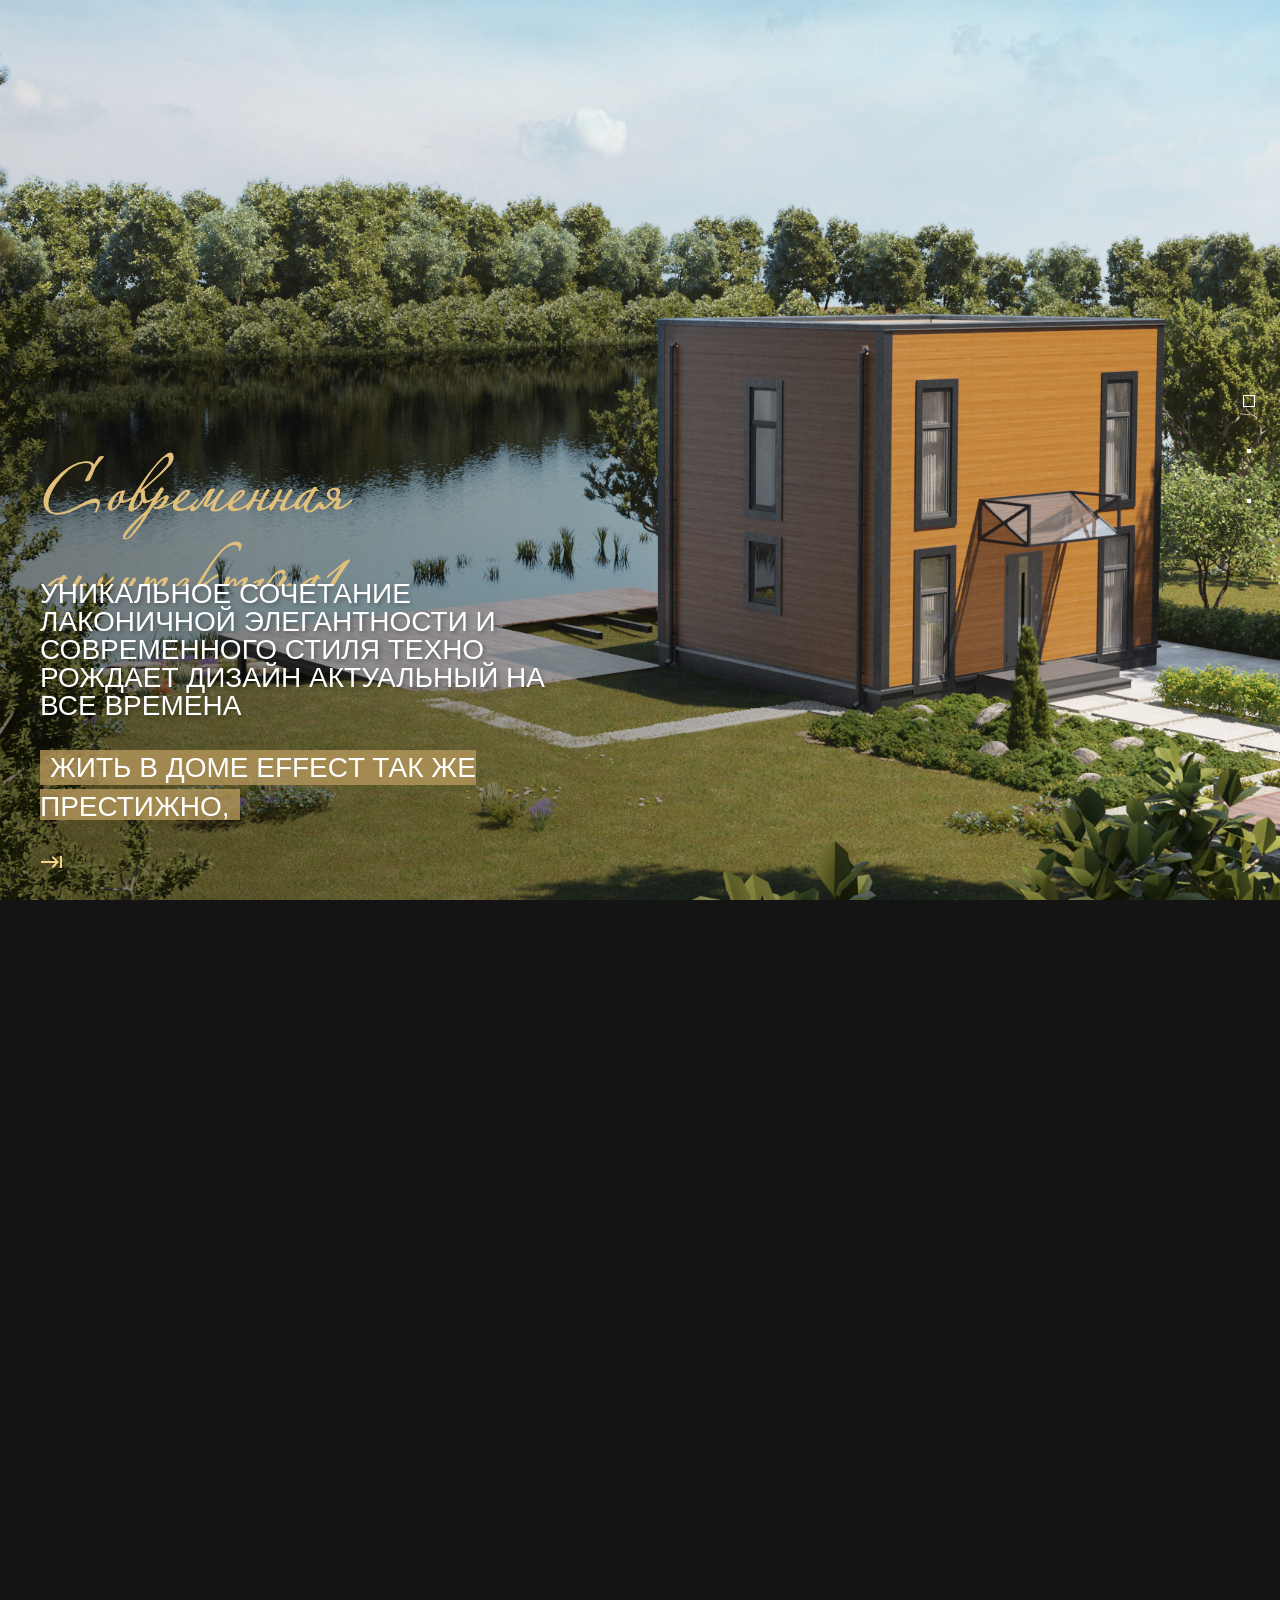
<file: storage/fullpage/index.html>
<!DOCTYPE html>
<html lang="en">

<head>
  <meta charset="UTF-8">
  <title>КДР</title>
  <link rel='stylesheet' href='./jquery.fullPage.css'>
  <link rel="stylesheet" href="./style.css">

</head>

<body>
  <!-- partial:index.partial.html -->
  <div id="fullpage">
    <div class="section one" style="background: url(images/1.jpg) no-repeat center/cover;">
      <div class="wrap">
        <h1>Современная архитектура1</h1>
        <h2>Уникальное сочетание лаконичной элегантности и современного стиля техно рождает дизайн актуальный на все времена<br /><br /><span>Жить в доме Effect так же престижно,</span><br /><span>как и одеваться у известных дизайнеров</span><br /><span>или водить электромобиль</span></h2>
        <div class="cta"><a href="https://house.doorhan.ru/"><span><svg xmlns="http://www.w3.org/2000/svg" height="24px" viewBox="0 0 24 24" width="24px" fill="#f9d485"><path d="M0 0h24v24H0z" fill="none"/><path d="M11.59 7.41L15.17 11H1v2h14.17l-3.59 3.59L13 18l6-6-6-6-1.41 1.41zM20 6v12h2V6h-2z"/></svg></span></a></div>
      </div>
    </div>
    <div class="section two" style="background: url(images/5.jpg) no-repeat center/cover;">
      <div class="wrap">
        <h1>Дизайн</h1>
        <h2>Проведите время в кругу друзей и близких, не&nbsp;тратьте его на встречи с дизайнерами и походы в строительные магазины<br /><br /><span>Ускорьте свой переезд в ваш</span><br /><span>собственный новый дом</span></h2>
        <div class="cta"><a href="https://house.doorhan.ru/"><span><svg xmlns="http://www.w3.org/2000/svg" height="24px" viewBox="0 0 24 24" width="24px" fill="#f9d485"><path d="M0 0h24v24H0z" fill="none"/><path d="M11.59 7.41L15.17 11H1v2h14.17l-3.59 3.59L13 18l6-6-6-6-1.41 1.41zM20 6v12h2V6h-2z"/></svg></span></a></div>
      </div>
    </div>
    <div class="section three" style="background: url(images/4.jpg) no-repeat center/cover;">
      <div class="wrap">
        <h1>Свобода самовыражения</h1>
        <h2>Не нужно подстраиваться под планировку дома, теперь дом подстраивается под уклад&nbsp;вашей&nbsp;жизни<br /><br /><span>Дом-конструктор легко собирается</span><br /><span>в дом вашей мечты</span></h2>
        <div class="cta"><a href="https://house.doorhan.ru/"><span><svg xmlns="http://www.w3.org/2000/svg" height="24px" viewBox="0 0 24 24" width="24px" fill="#f9d485"><path d="M0 0h24v24H0z" fill="none"/><path d="M11.59 7.41L15.17 11H1v2h14.17l-3.59 3.59L13 18l6-6-6-6-1.41 1.41zM20 6v12h2V6h-2z"/></svg></span></a></div>
      </div>
    </div>
  </div>
  <!-- partial -->
  <script src='./jquery.min.js'></script>
  <script src='./jquery.fullPage.js'></script>
  <script src="./script.js"></script>

</body>
</html>
</file>
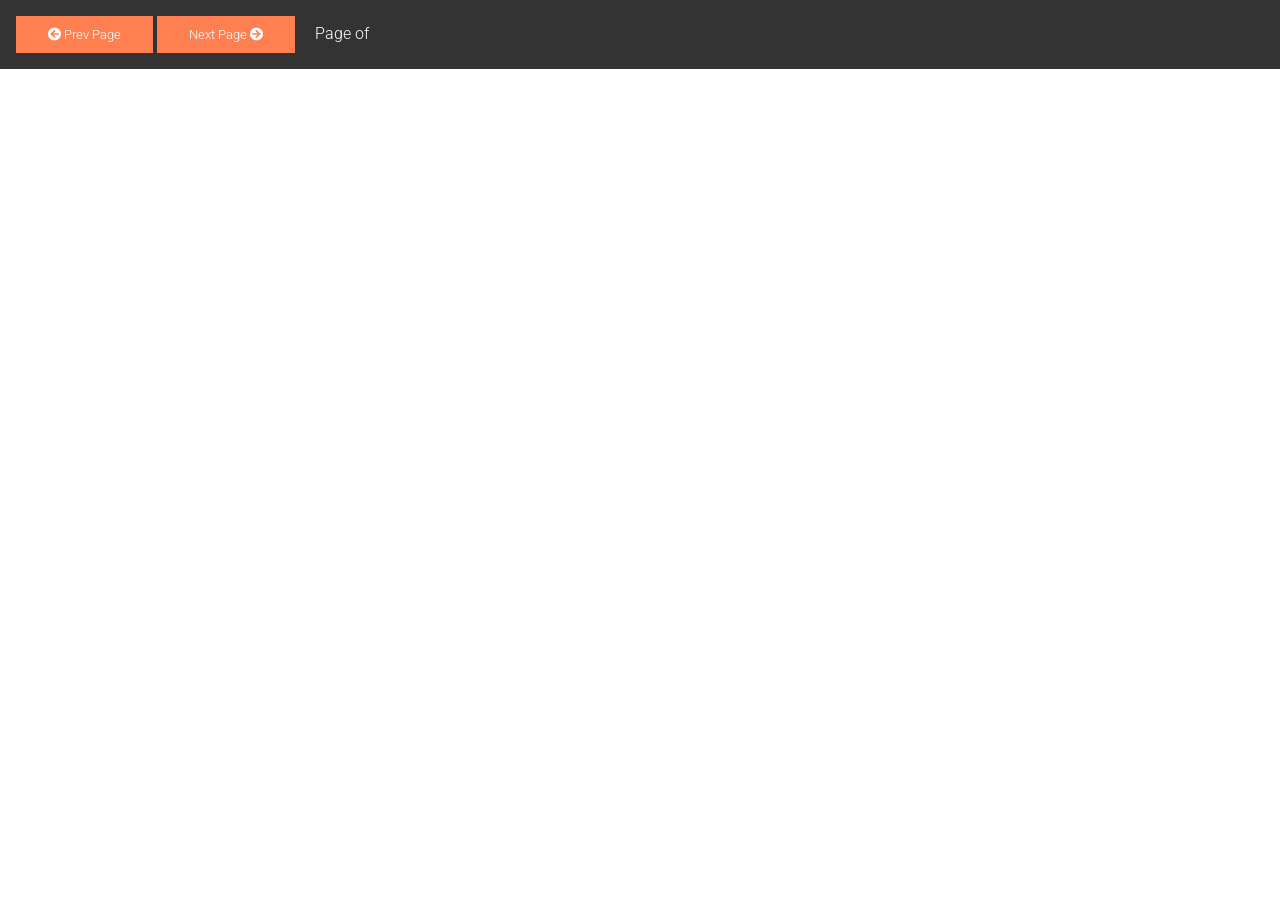
<file: storage/pdf/index.html>
<!DOCTYPE html>
<html lang="en">
  <head>
    <meta charset="UTF-8" />
    <meta name="viewport" content="width=device-width, initial-scale=1.0" />
    <meta http-equiv="X-UA-Compatible" content="ie=edge" />
    <link
      rel="stylesheet"
      href="https://use.fontawesome.com/releases/v5.7.2/css/all.css"
      integrity="sha384-fnmOCqbTlWIlj8LyTjo7mOUStjsKC4pOpQbqyi7RrhN7udi9RwhKkMHpvLbHG9Sr"
      crossorigin="anonymous"
    />
    <link rel="stylesheet" href="css/style.css" />
    <title>Презентация</title>
  </head>
  <body>
    <div class="top-bar">
      <button class="btn" id="prev-page">
        <i class="fas fa-arrow-circle-left"></i> Prev Page
      </button>
      <button class="btn" id="next-page">
        Next Page <i class="fas fa-arrow-circle-right"></i>
      </button>
      <span class="page-info">
        Page <span id="page-num"></span> of <span id="page-count"></span>
      </span>
    </div>

    <canvas id="pdf-render"></canvas>

    <script src="https://mozilla.github.io/pdf.js/build/pdf.js"></script>
    <script src="js/main.js"></script>
  </body>
</html>
</file>
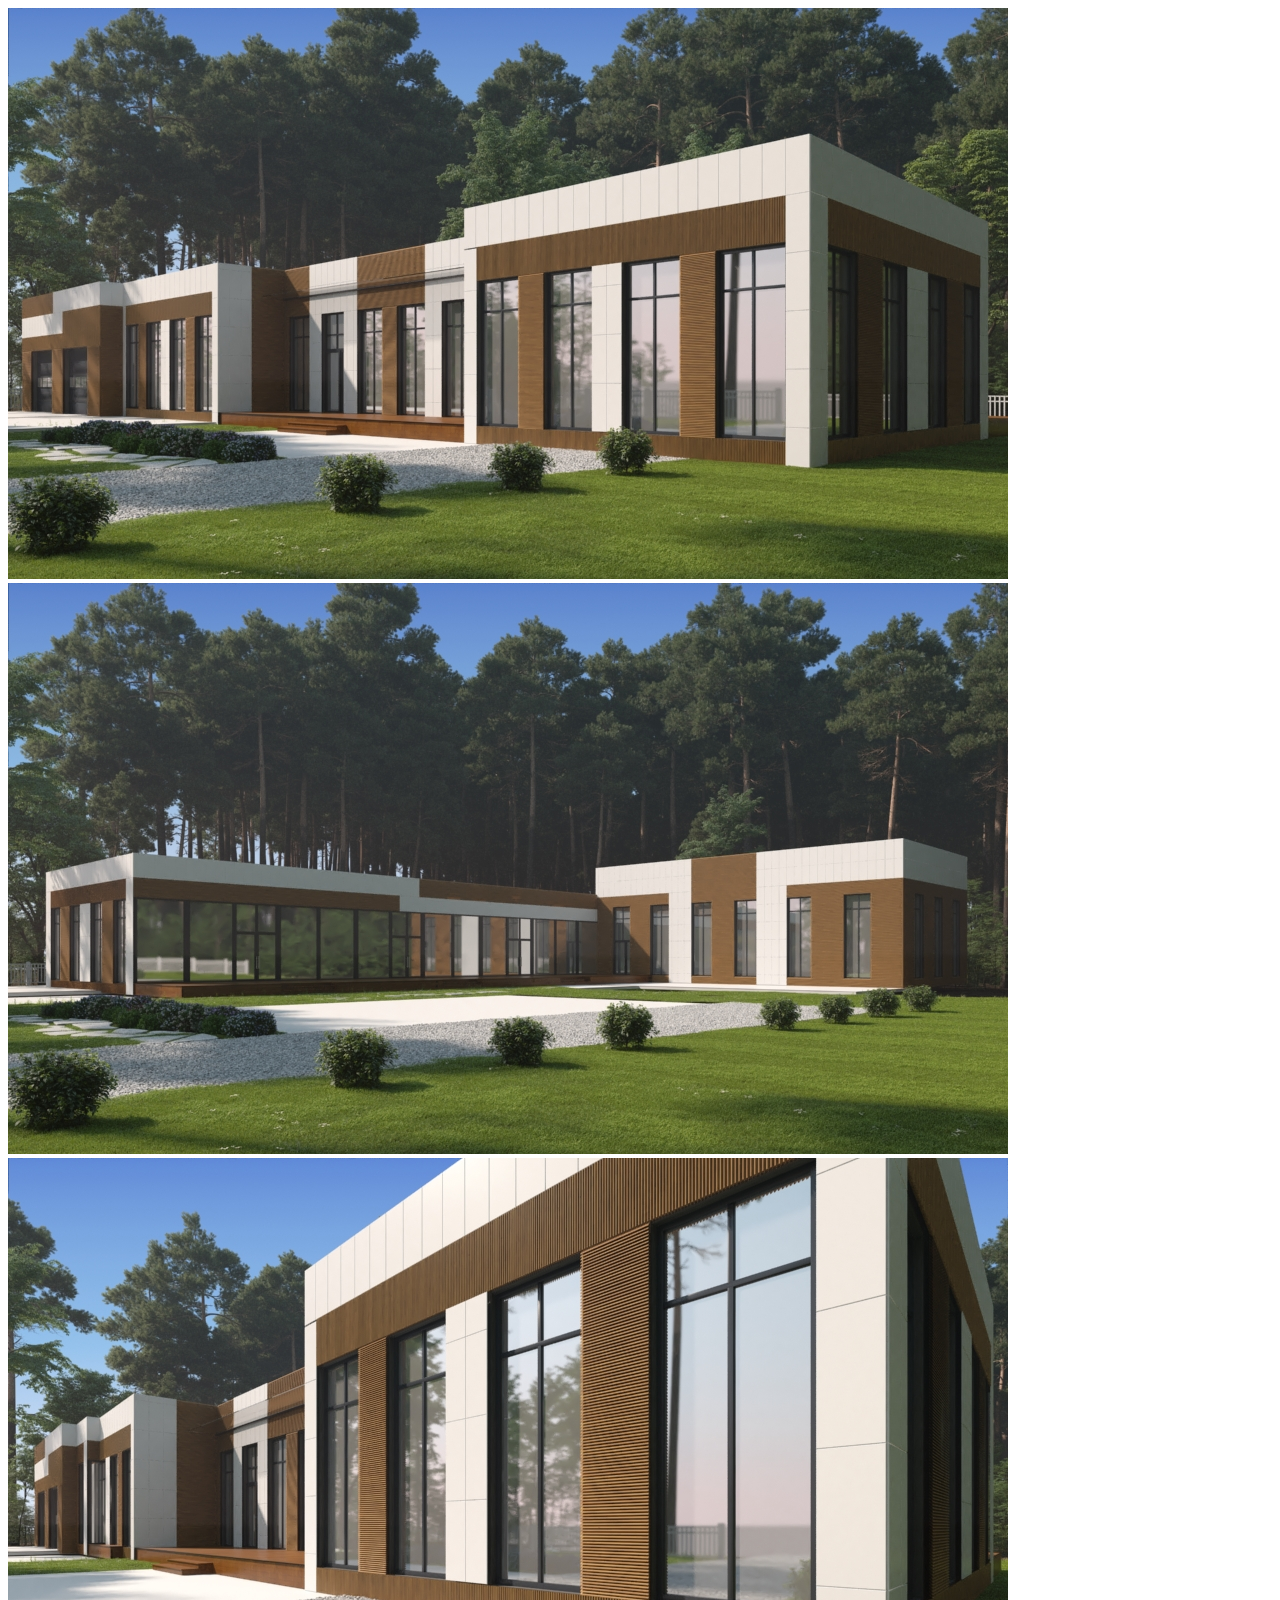
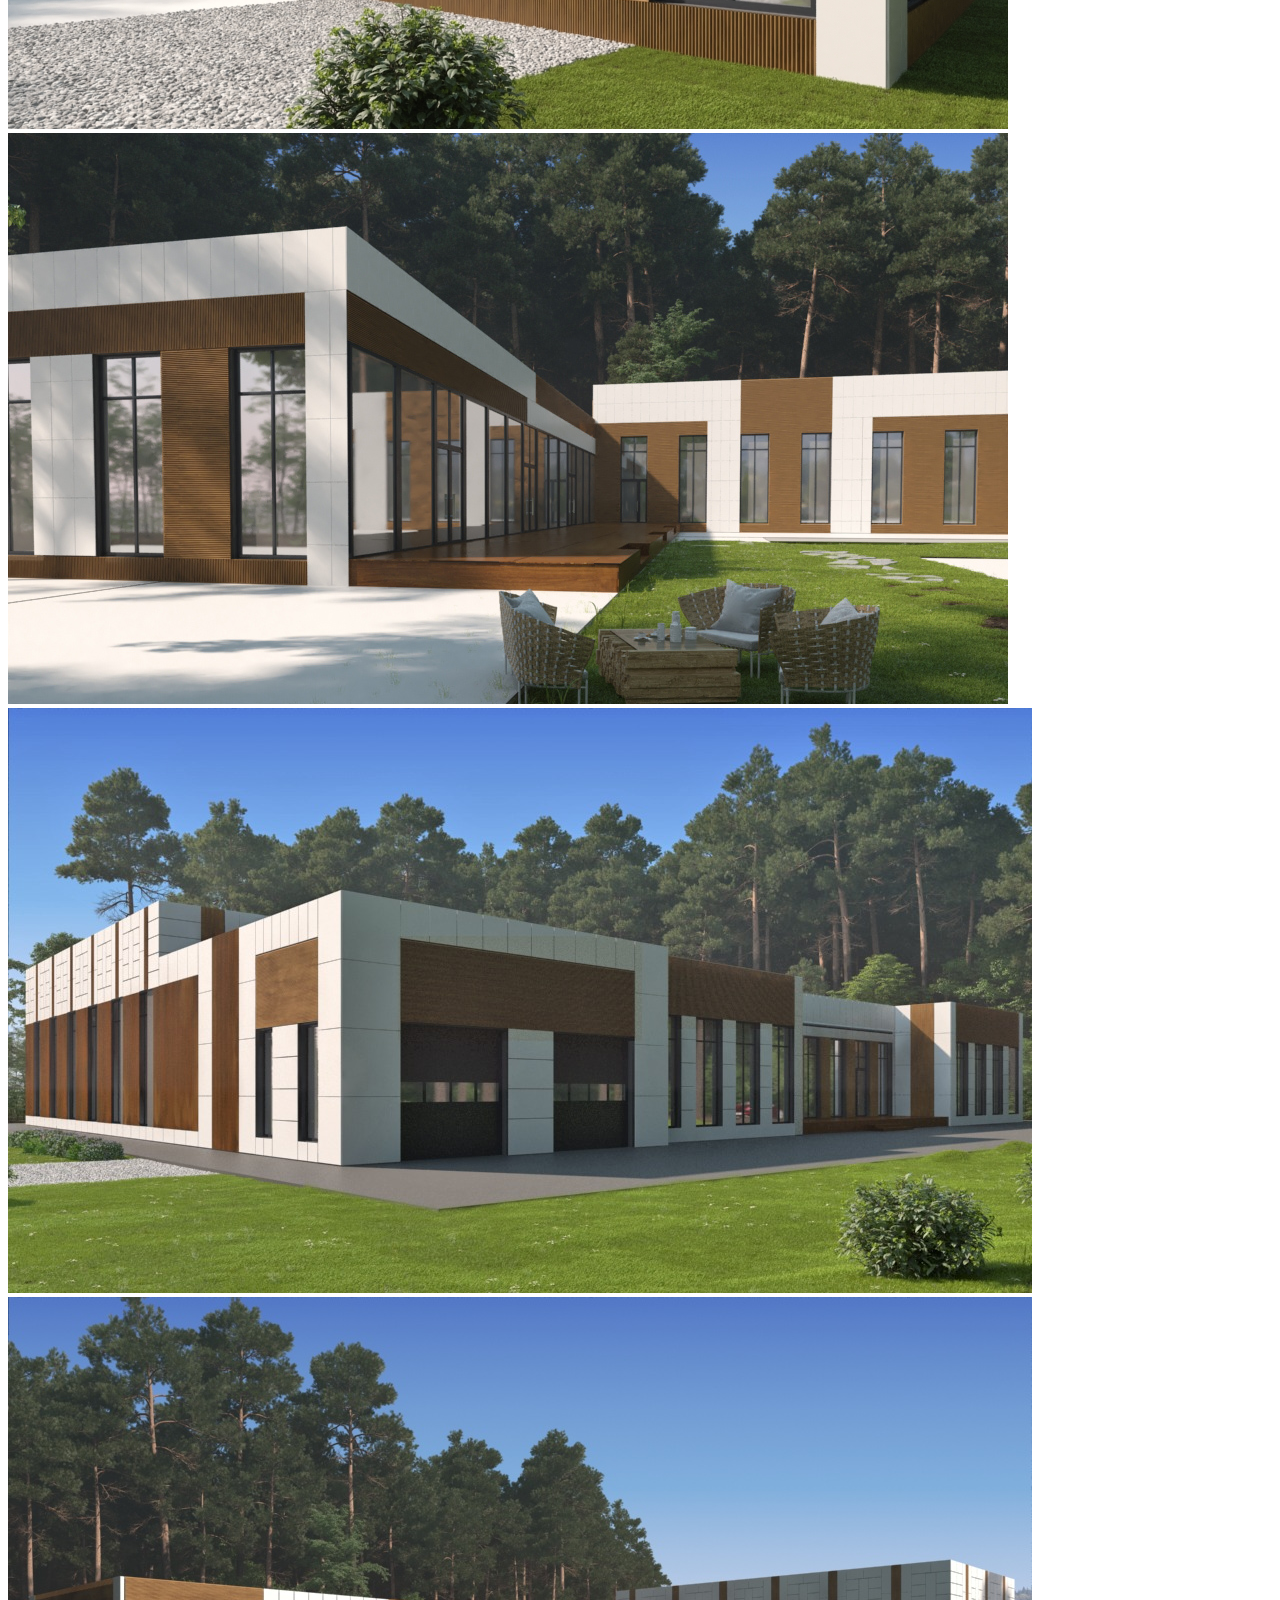
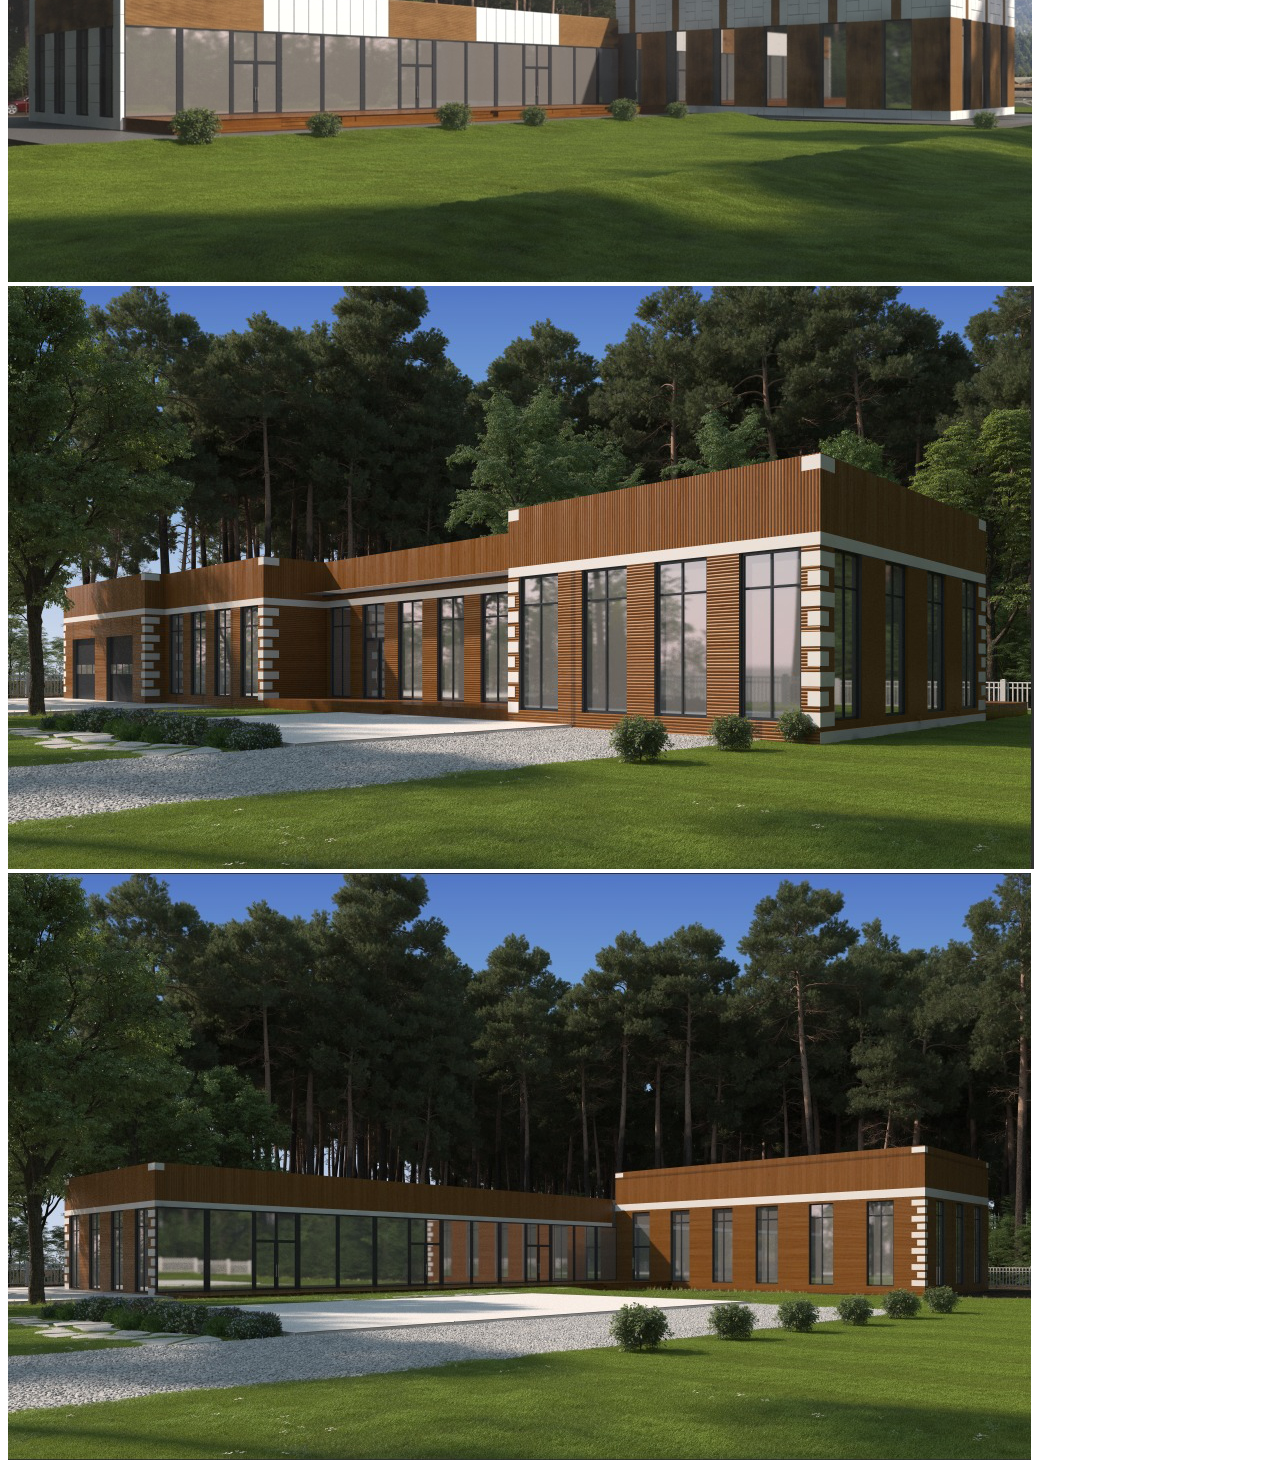
<file: assets/ris/0001/index.html>
<!doctype html>
<html lang="ru">
<head>
  <meta charset="utf-8" />
  <title></title>
  <link rel="stylesheet" href="https://xxvv.ru/subdomains/assets/bootstrap.css" type="text/css">
  <link rel="stylesheet" href="https://xxvv.ru/subdomains/assets/dataTables.bootstrap5.min.css" type="text/css"></head>
<body>
<div class="container-fluid">
    <div class="row">
        <div class="col-6 p-3 mx-auto">
<img src="1.jpeg" class="img-fluid mb-1">
<img src="2.jpeg" class="img-fluid mb-1">
<img src="3.jpeg" class="img-fluid mb-1">
<img src="4.jpeg" class="img-fluid mb-1">
<img src="5.jpeg" class="img-fluid mb-1">
<img src="6.jpeg" class="img-fluid mb-1">
<img src="7.jpeg" class="img-fluid mb-1">
<img src="8.jpeg" class="img-fluid mb-1">    
</div>
</div>
</div>

</body>
</html>
</file>
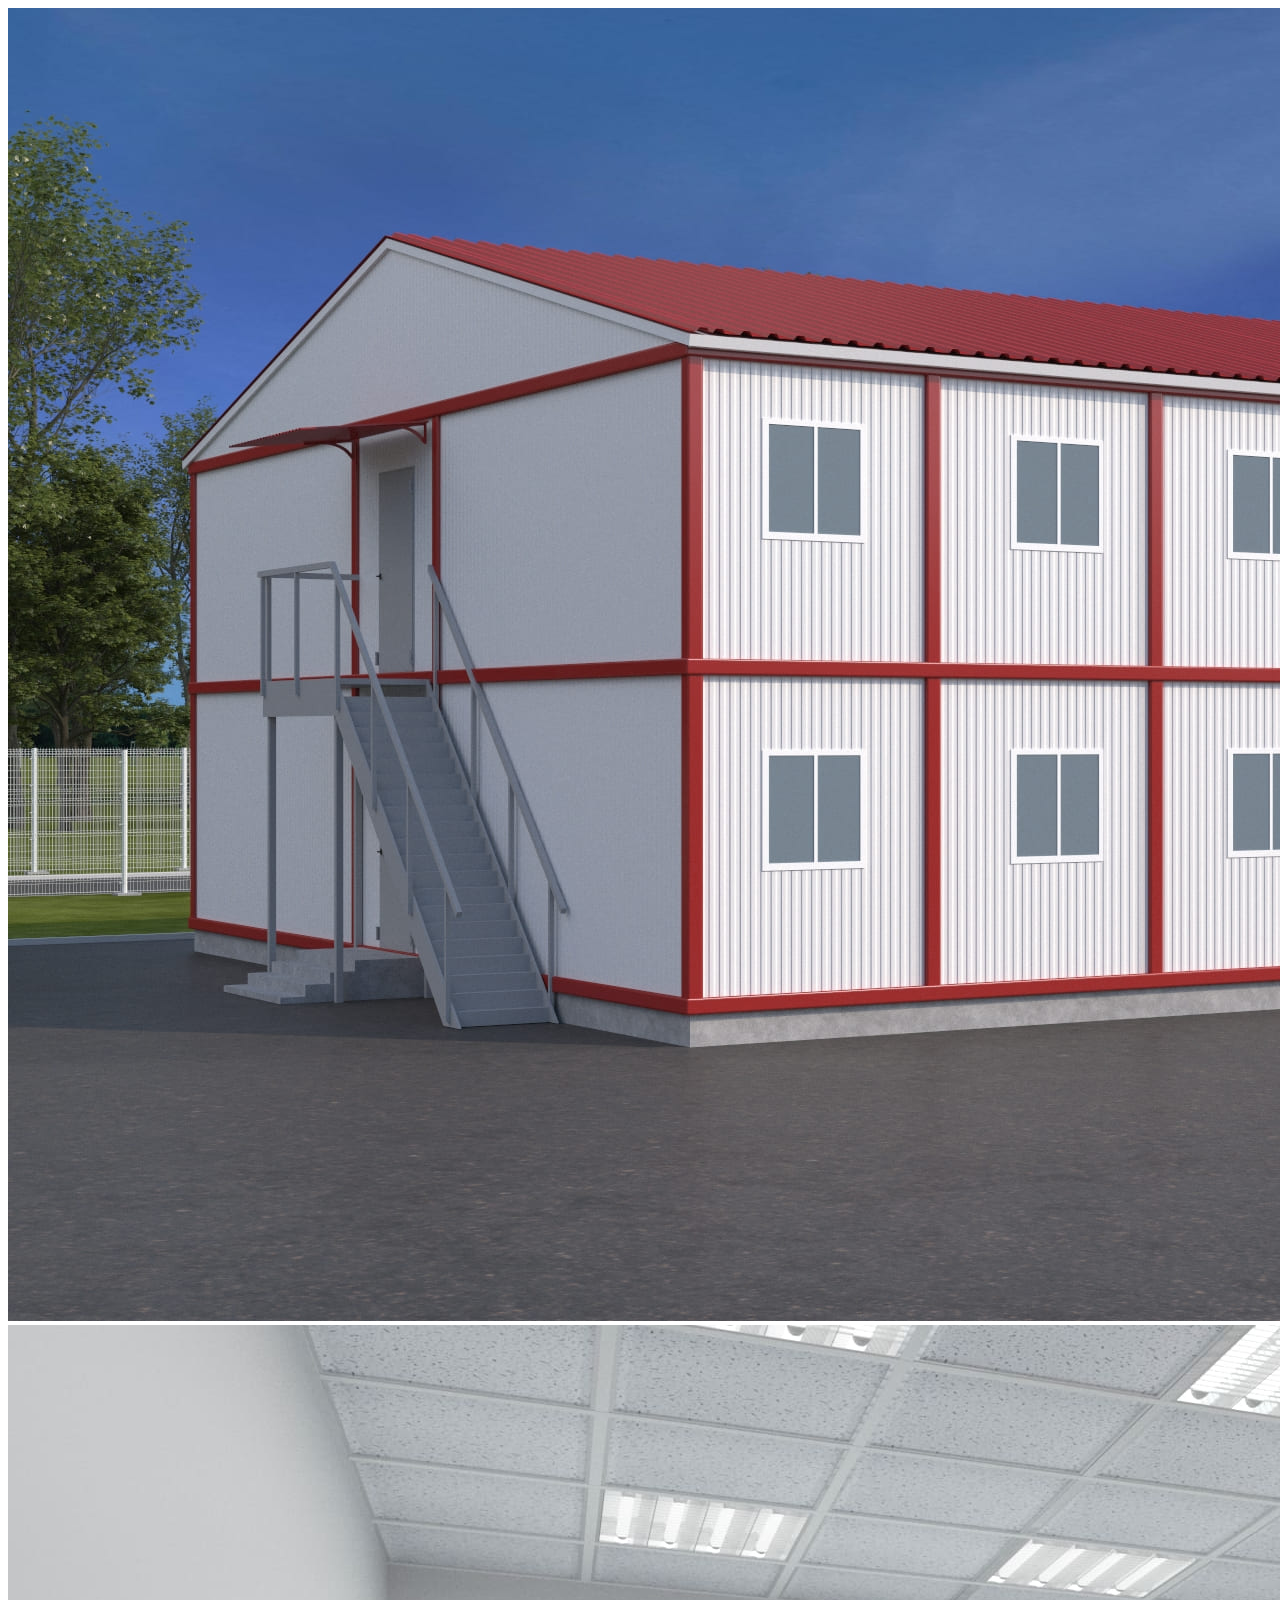
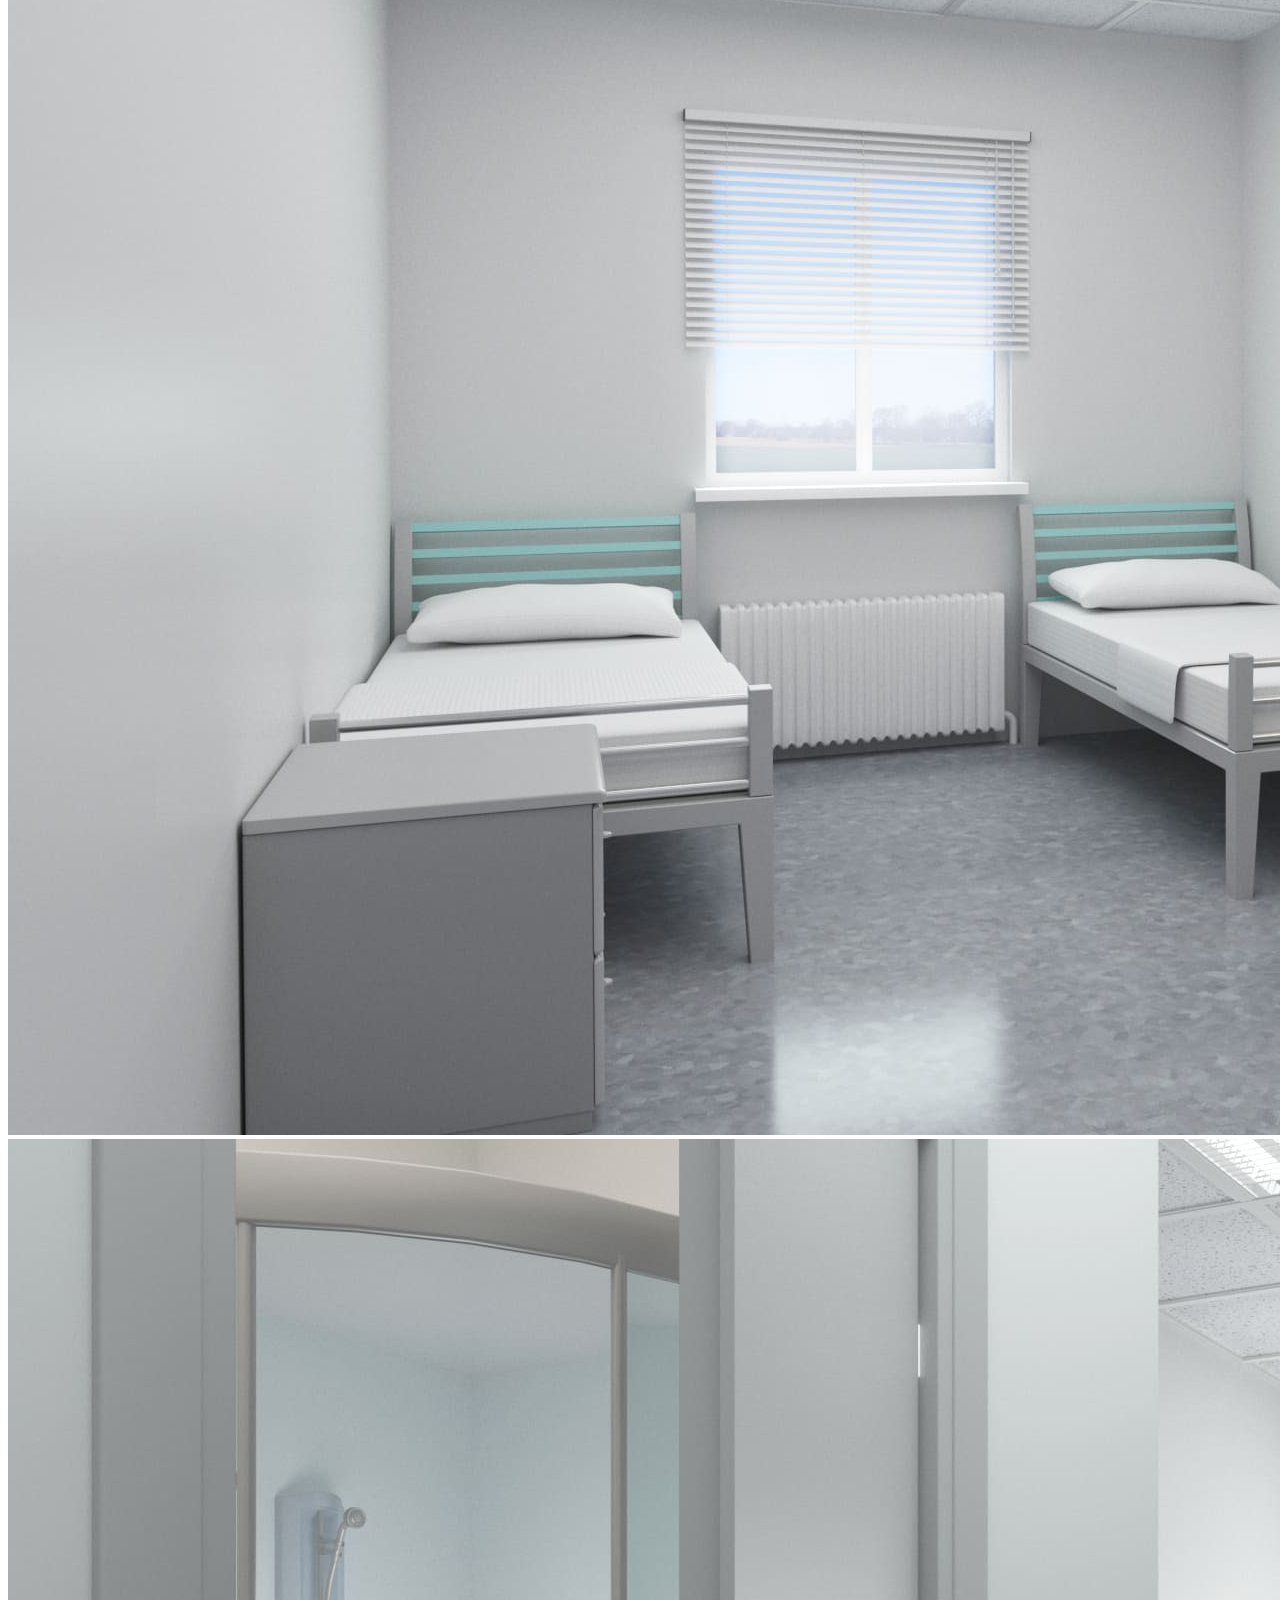
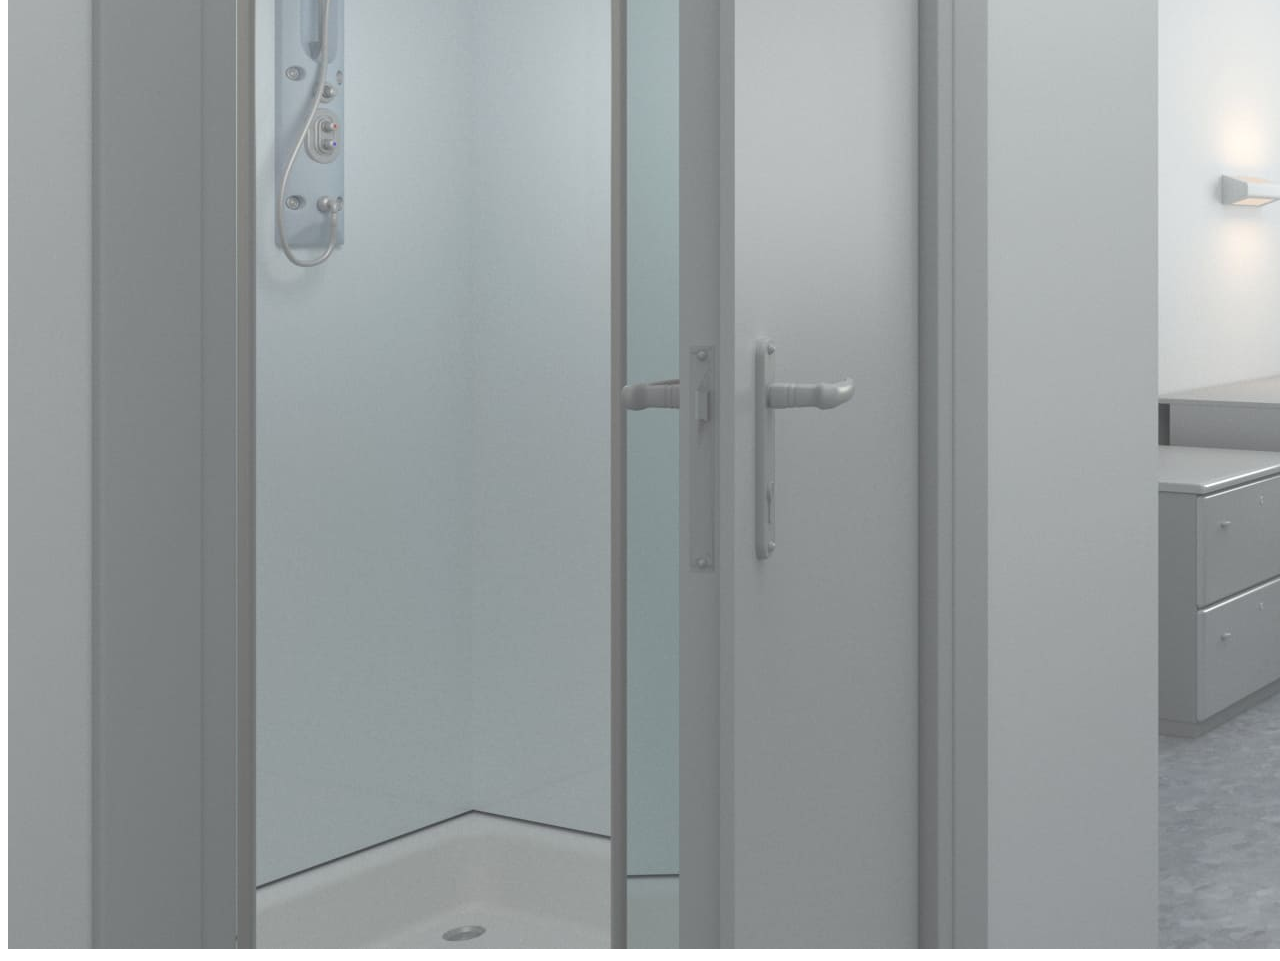
<file: assets/ris/0002/index.html>
<!doctype html>
<html lang="ru">
<head>
  <meta charset="utf-8" />
  <title></title>
  <link rel="stylesheet" href="https://xxvv.ru/subdomains/assets/bootstrap.css" type="text/css">
  <link rel="stylesheet" href="https://xxvv.ru/subdomains/assets/dataTables.bootstrap5.min.css" type="text/css"></head>
<body>
<div class="container-fluid">
    <div class="row">
        <div class="col-6 p-3 mx-auto">
<img src="1.jpg" class="img-fluid mb-1">
<img src="2.jpg" class="img-fluid mb-1">
<img src="3.jpg" class="img-fluid mb-1">
</div>
</div>
</div>

</body>
</html>
</file>
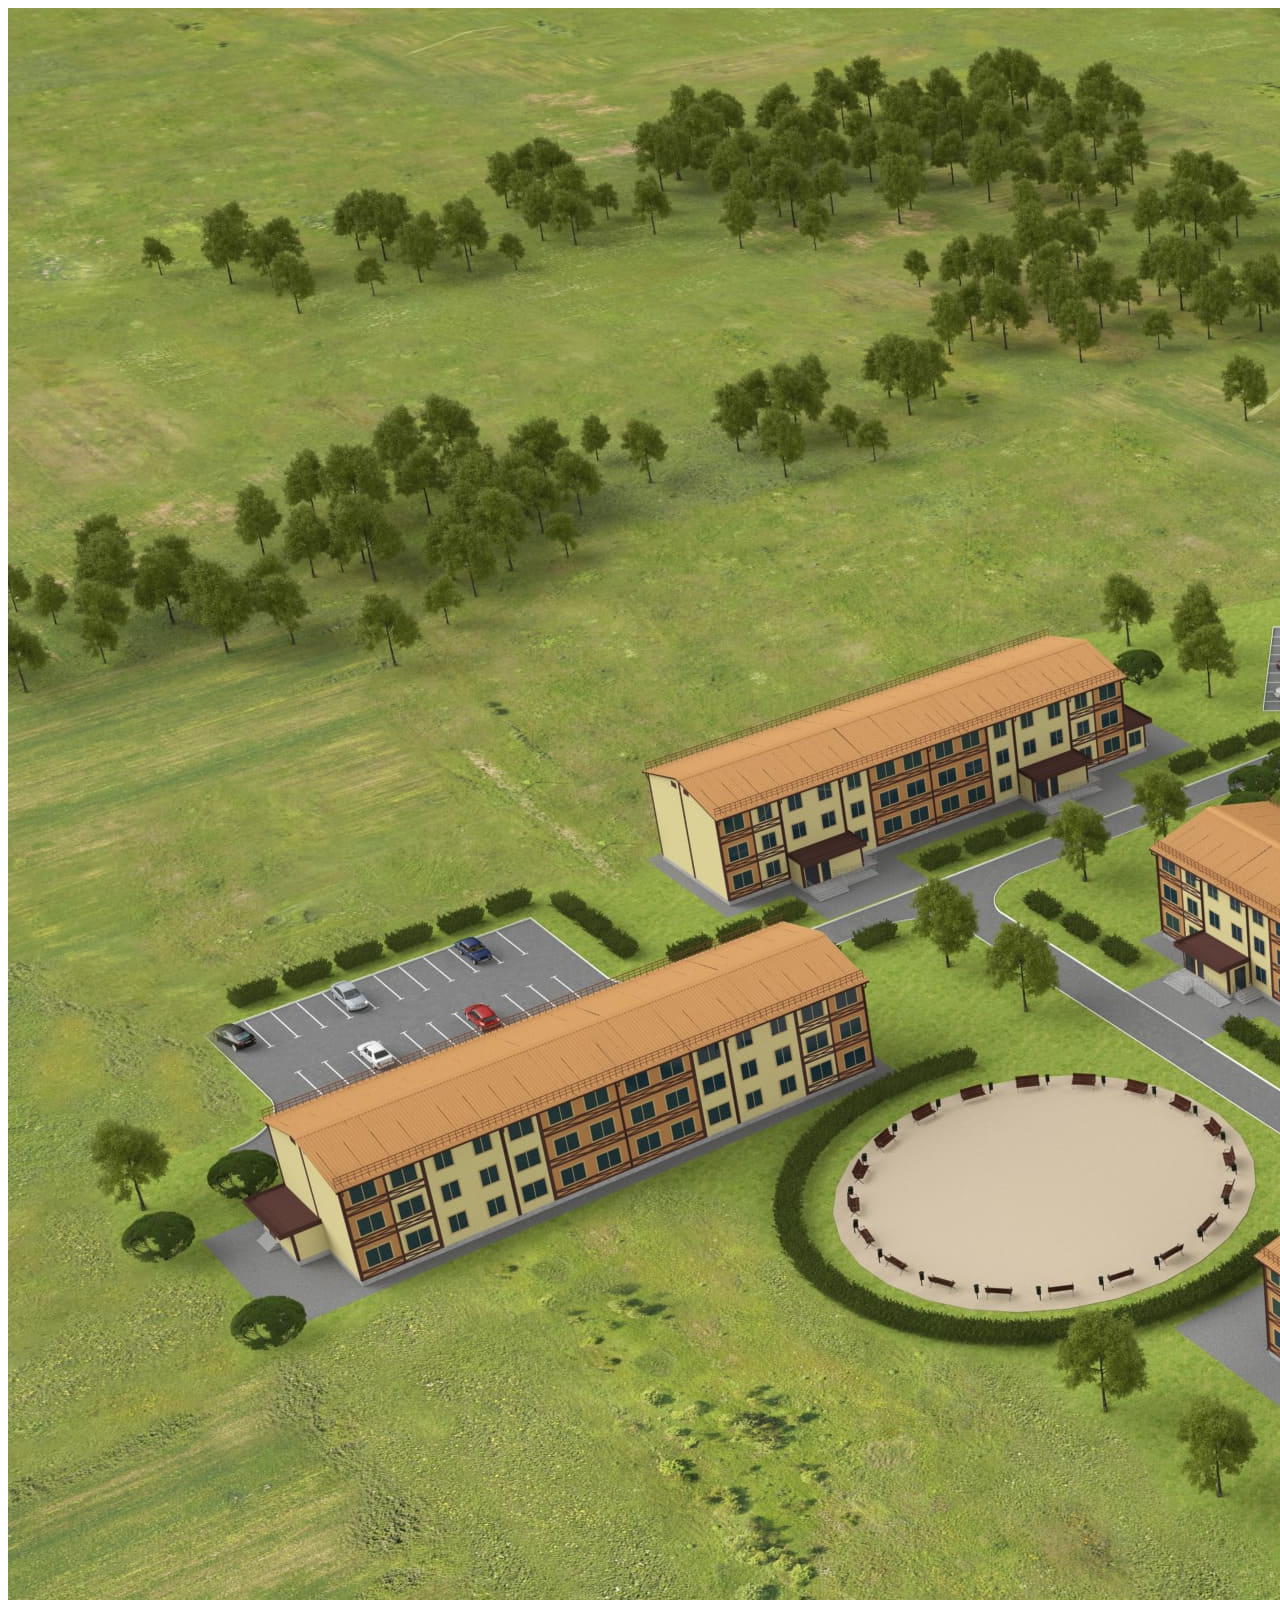
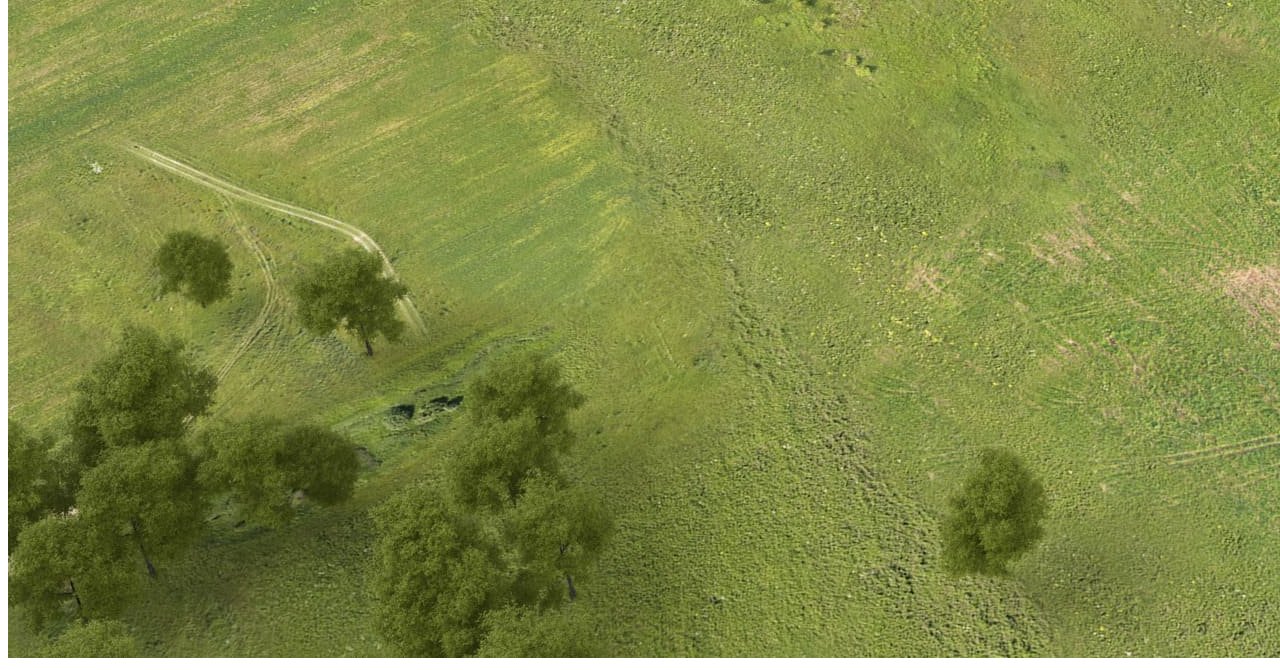
<file: assets/ris/0003/index.html>
<!doctype html>
<html lang="ru">

<head>
  <meta charset="utf-8" />
  <title></title>
  <link rel="stylesheet" href="https://xxvv.ru/subdomains/assets/bootstrap.css" type="text/css">
  <link rel="stylesheet" href="https://xxvv.ru/subdomains/assets/dataTables.bootstrap5.min.css" type="text/css">
</head>

<body>
  <div class="container-fluid">
    <div class="row">
      <div class="col-6 p-3 mx-auto">
        <img src="1.jpg" class="img-fluid mb-1">
        <!-- <img src="2.jpg" class="img-fluid mb-1">
        <img src="3.jpg" class="img-fluid mb-1">
        <img src="4.jpg" class="img-fluid mb-1">
        <img src="5.jpg" class="img-fluid mb-1">
        <img src="6.jpg" class="img-fluid mb-1">
        <img src="7.jpg" class="img-fluid mb-1">
        <img src="8.jpg" class="img-fluid mb-1">
        <img src="9.jpg" class="img-fluid mb-1">
        <img src="10.jpg" class="img-fluid mb-1">
        <img src="11.jpg" class="img-fluid mb-1">
        <img src="12.jpg" class="img-fluid mb-1">
        <img src="13.jpg" class="img-fluid mb-1">
        <img src="14.jpg" class="img-fluid mb-1">
        <img src="15.jpg" class="img-fluid mb-1">
        <img src="16.jpg" class="img-fluid mb-1">
        <img src="17.jpg" class="img-fluid mb-1">
        <img src="18.jpg" class="img-fluid mb-1">
        <img src="19.jpg" class="img-fluid mb-1">
        <img src="20.jpg" class="img-fluid mb-1"> -->
      </div>
    </div>
  </div>

</body>
</html>
</file>
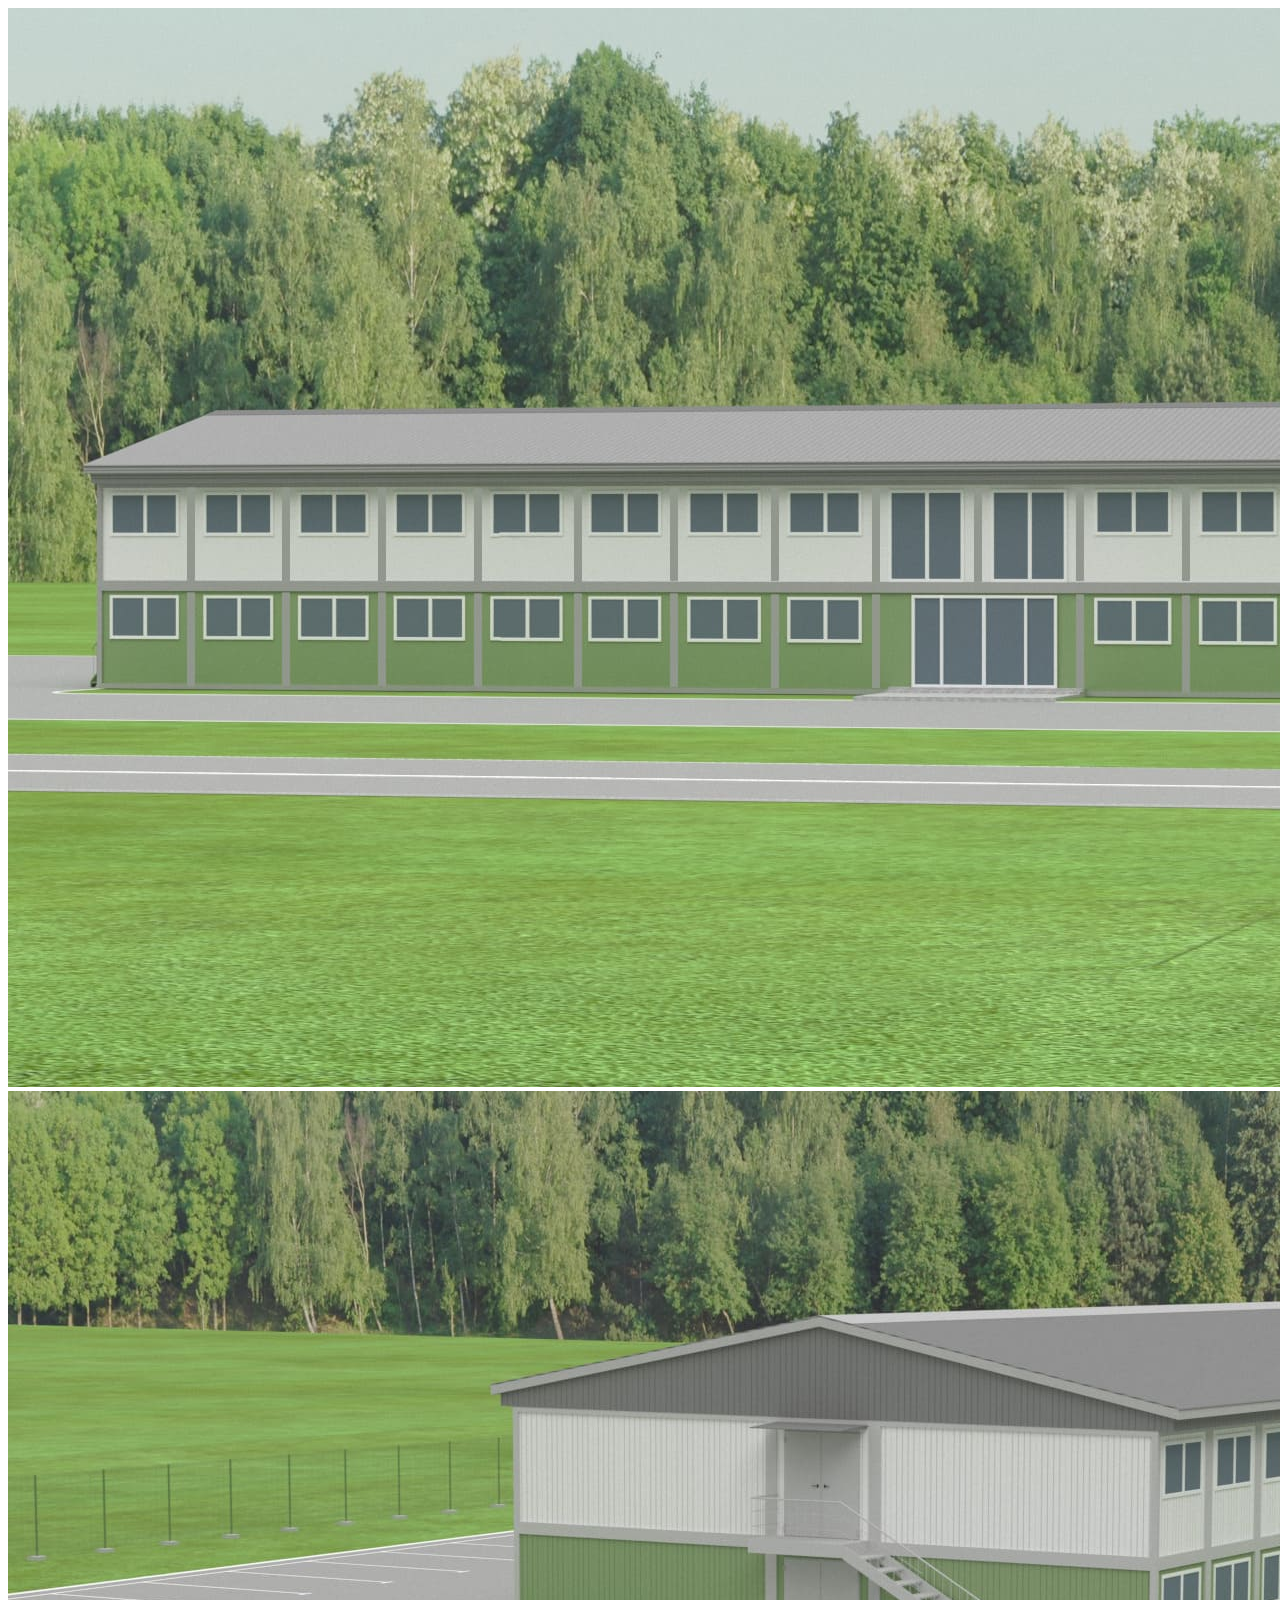
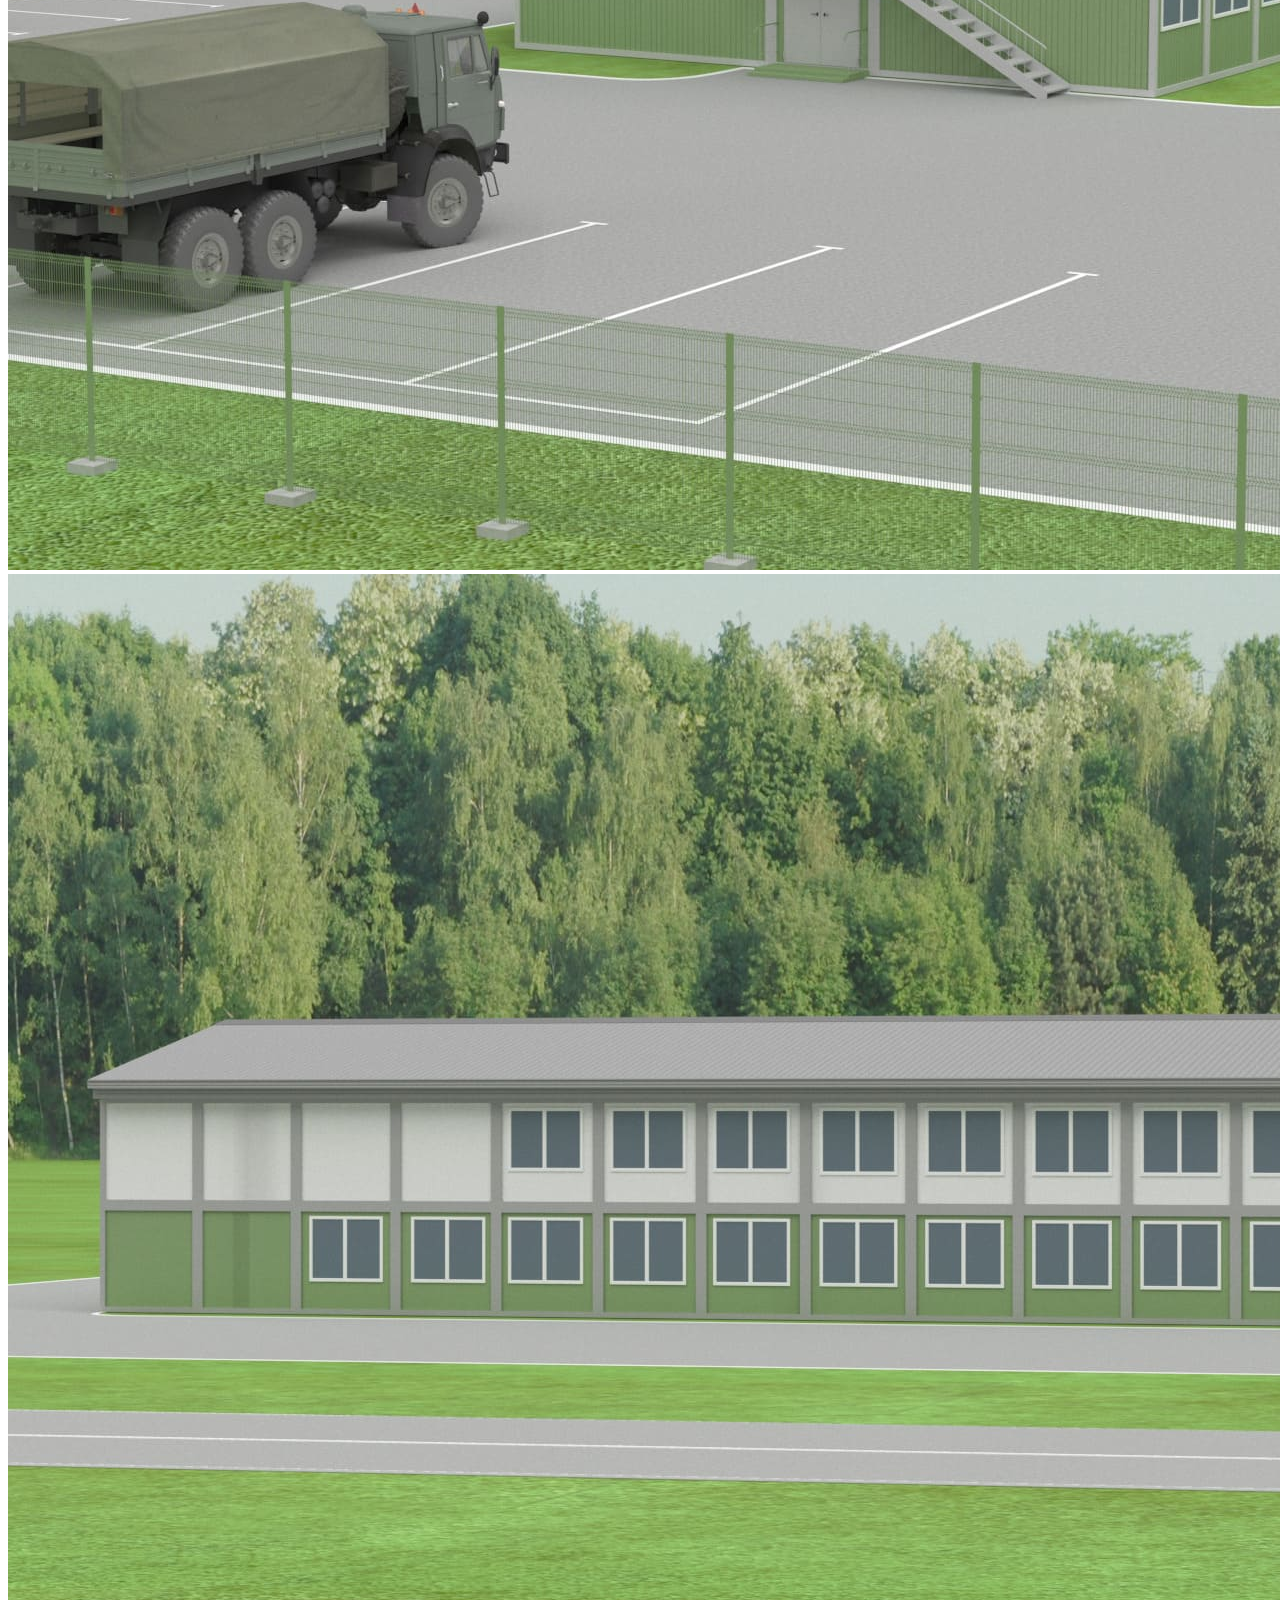
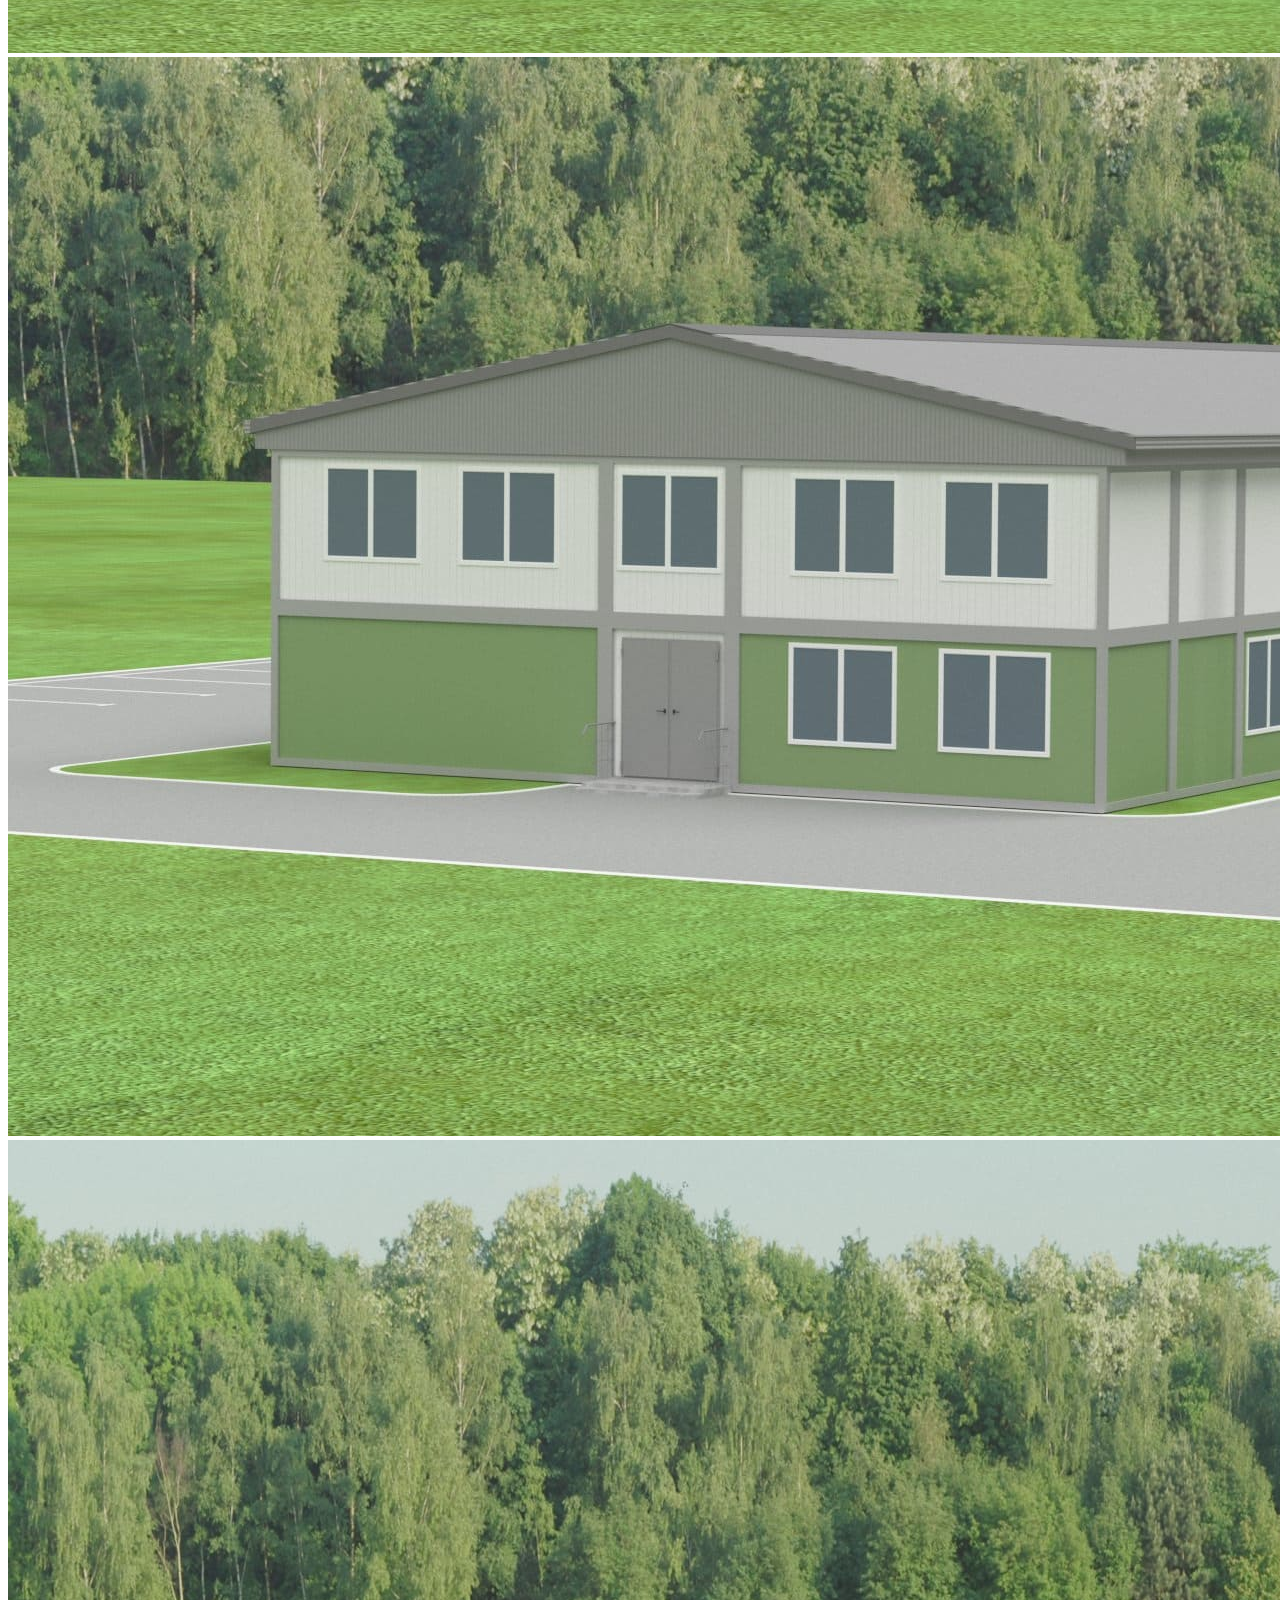
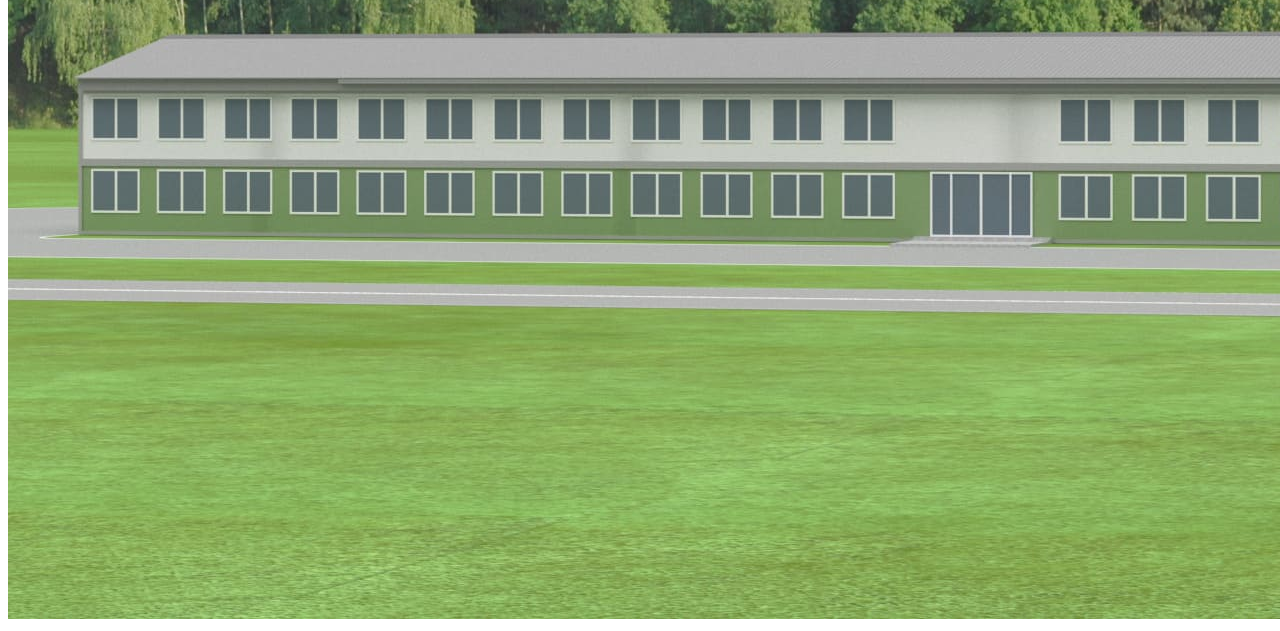
<file: assets/ris/0004/index.html>
<!doctype html>
<html lang="ru">

<head>
  <meta charset="utf-8" />
  <title></title>
  <link rel="stylesheet" href="https://xxvv.ru/subdomains/assets/bootstrap.css" type="text/css">
  <link rel="stylesheet" href="https://xxvv.ru/subdomains/assets/dataTables.bootstrap5.min.css" type="text/css">
</head>

<body>
  <div class="container-fluid">
    <div class="row">
      <div class="col-6 p-3 mx-auto">
        <img src="1.jpg" class="img-fluid mb-1">
        <img src="2.jpg" class="img-fluid mb-1">
        <img src="3.jpg" class="img-fluid mb-1">
        <img src="4.jpg" class="img-fluid mb-1">
        <img src="5.jpg" class="img-fluid mb-1">
        <!-- <img src="6.jpg" class="img-fluid mb-1">
        <img src="7.jpg" class="img-fluid mb-1">
        <img src="8.jpg" class="img-fluid mb-1">
        <img src="9.jpg" class="img-fluid mb-1">
        <img src="10.jpg" class="img-fluid mb-1">
        <img src="11.jpg" class="img-fluid mb-1">
        <img src="12.jpg" class="img-fluid mb-1">
        <img src="13.jpg" class="img-fluid mb-1">
        <img src="14.jpg" class="img-fluid mb-1">
        <img src="15.jpg" class="img-fluid mb-1">
        <img src="16.jpg" class="img-fluid mb-1">
        <img src="17.jpg" class="img-fluid mb-1">
        <img src="18.jpg" class="img-fluid mb-1">
        <img src="19.jpg" class="img-fluid mb-1">
        <img src="20.jpg" class="img-fluid mb-1"> -->
      </div>
    </div>
  </div>

</body>
</html>
</file>
<file: storage/fullpage/style.css>
@font-face {
    font-family: 'Alexandra Zeferino Two';
    src: url('fonts/AlexandraZeferinoTwo.eot');
    src: url('fonts/AlexandraZeferinoTwo.eot?#iefix') format('embedded-opentype'),
        url('fonts/AlexandraZeferinoTwo.woff2') format('woff2'),
        url('fonts/AlexandraZeferinoTwo.woff') format('woff'),
        url('fonts/AlexandraZeferinoTwo.ttf') format('truetype');
    font-weight: normal;
    font-style: normal;
}
@import url('https://fonts.googleapis.com/css2?family=Rubik:wght@300;400;500;600;700&display=swap');

* {
  margin: 0;
  padding: 0;
  outline: none;
  list-style: none;
  text-decoration: none;
  box-sizing: border-box;
  color: #fff;
  background: transparent;
  border: none;
}
body {
  background: #141414;
  font-family: 'Rubik', sans-serif;
}
.wrap {
  position:absolute;
  width: 48%;
	bottom:0; /* добавили */
  padding: 60px 40px 0px 40px;
  /* background: linear-gradient(198deg,transparent,transparent,rgba(0, 0, 0, 0.4), rgba(0, 0, 0, .8)); */
  /* background: linear-gradient(to bottom left,transparent,transparent,rgba(0, 0, 0, 0.4), rgba(0, 0, 0, .8)); */
}



h1 {
  font-family: 'Alexandra Zeferino Two', sans-serif !important;
  color: #e3c17c;
  -webkit-text-stroke: 1px #e3c17c;
  font-weight: normal;
	font-size: 88px;
  height: 138px;
  padding: 10px 0;
  overflow: hidden;
  line-height: 4;
  -webkit-transition: line-height 0.85s cubic-bezier(0.77, 0, 0.175, 1);
  transition: line-height 0.85s cubic-bezier(0.77, 0, 0.175, 1);
/*  background: linear-gradient(90deg, #fae198, #f5af4e, #cc9446);*/
/*background: linear-gradient(90deg, #eeca83, #e3c17c, #b4965a);*/
/*  -webkit-background-clip: text;
  -webkit-text-fill-color: transparent;*/
}
h2 {
/*  font-family: 'Roboto', sans-serif;*/
  font-family: 'Rubik', sans-serif;
  font-size: 28px;
  height: 240px;
  text-transform: uppercase;
  text-shadow: 2px 2px 4px rgba(0,0,0,0.3);
	overflow: hidden;
  line-height: 32;
  -webkit-transition: line-height 0.85s cubic-bezier(0.77, 0, 0.175, 1);
  margin-bottom: 30px;
  transition: line-height 0.85s cubic-bezier(0.77, 0, 0.175, 1);
}
h2 span {
text-shadow: none !important;
margin-top: 15px;
padding: 2px 10px;
line-height: 1.4;
background: rgba(180,150,90,0.8);
}
h1 {
  -webkit-transition-delay: 0.3s;
  transition-delay: 0.3s;
}
h2 {
  margin-top: -6px;
  font-weight: 300;
  -webkit-transition-delay: 0s;
  transition-delay: 0s;
}
.section.active h1 {
  line-height: 1;
  -webkit-transition-delay: 0.3s;
  transition-delay: 0.3s;
}
.section.active h2 {
  line-height: 1;
  -webkit-transition-delay: 0.8s;
  transition-delay: 0.8s;
}
.section.active .cta {
  opacity: 1;
  transform: translateX(0px);
  -webkit-transform: translateX(0px);
  -moz-transform: translateX(0px);
}
.cta {
  -webkit-transition: all 0.85s cubic-bezier(0.77, 0, 0.175, 1) 0.8s;
  transition: all 0.85s cubic-bezier(0.77, 0, 0.175, 1) 1.4s;
  display: block;
  cursor: pointer;
  width: 175px;
  height: 50px;
  position: relative;
  opacity: 0;
  transform: translateX(-30px);
  -webkit-transform: translateX(-30px);
  -moz-transform: translateX(-30px);
}

#fp-nav ul li a.active span,
.fp-slidesNav ul li a.active span,
#fp-nav ul li:hover a.active span,
.fp-slidesNav ul li:hover a.active span {
  height: 12px;
  width: 12px;
  margin: -6px 0 0 -6px;
  border-radius: 0;
  background: transparent;
  border: solid 1px #fff;
}
#fp-nav ul li a span,
.fp-slidesNav ul li a span {
  border-radius: 0;
  position: absolute;
  z-index: 1;
  height: 4px;
  width: 4px;
  border: 0;
  background: #fff;
  left: 50%;
  top: 50%;
  margin: -2px 0 0 -2px;
  -webkit-transition: all 0.1s ease-in-out;
  -moz-transition: all 0.1s ease-in-out;
  -o-transition: all 0.1s ease-in-out;
  transition: all 0.1s ease-in-out;
}
#fp-nav ul li,
.fp-slidesNav ul li {
  height: 43px;
}
</file>
<file: storage/pdf/css/style.css>
@import url("https://fonts.googleapis.com/css?family=Roboto:300,400&display=swap");
* {
  margin: 0;
  padding: 0;
  font-family: "Roboto", sans-serif;
  font-weight: 300;
}

.top-bar {
  background: #333;
  color: #fff;
  padding: 1rem;
}

.btn {
  background: coral;
  color: #fff;
  border: none;
  outline: none;
  cursor: pointer;
  padding: 0.7rem 2rem;
}

.btn:hover {
  opacity: 0.9;
}

.page-info {
  margin-left: 1rem;
}
canvas {
  margin-left: auto;
  margin-right: auto;
  display: block;
  width: 90%;
  max-width: 1000px;
}

.error {
  background: orangered;
  color: #fff;
  padding: 1rem;
}
</file>
